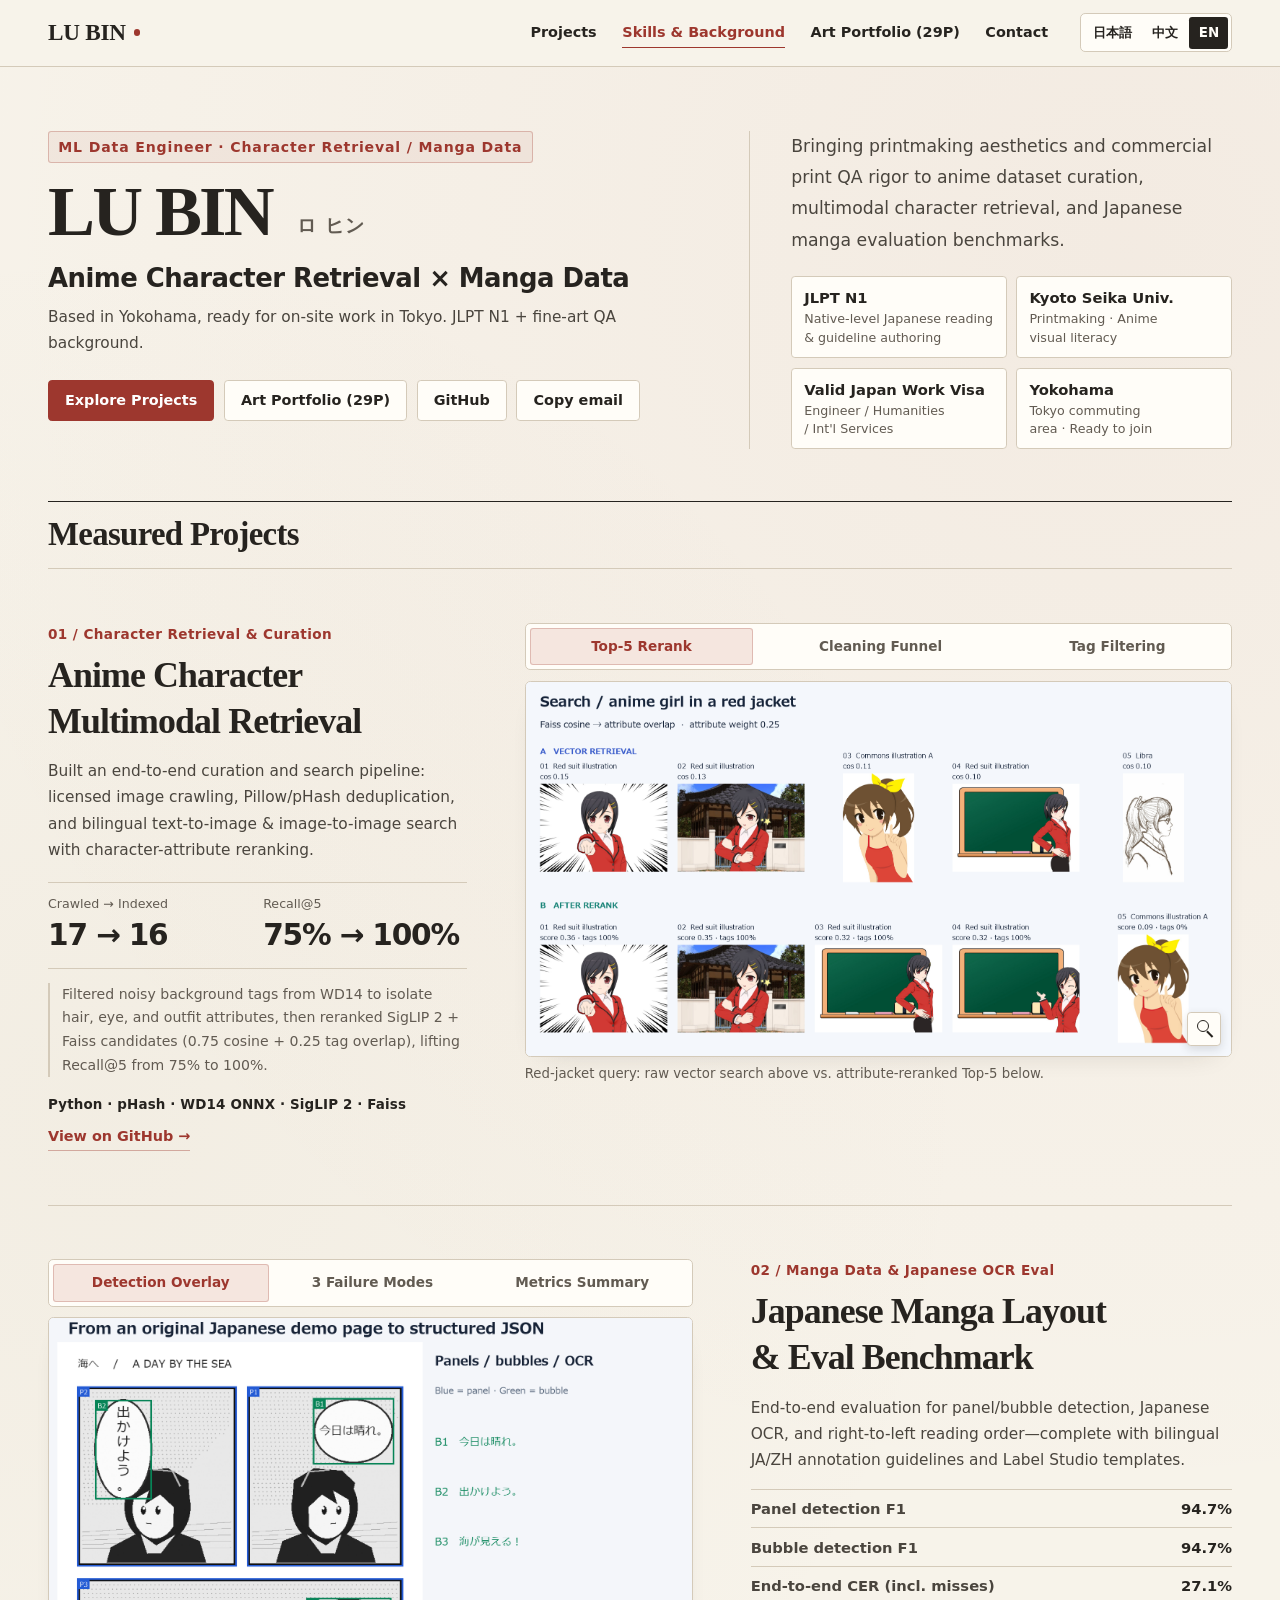
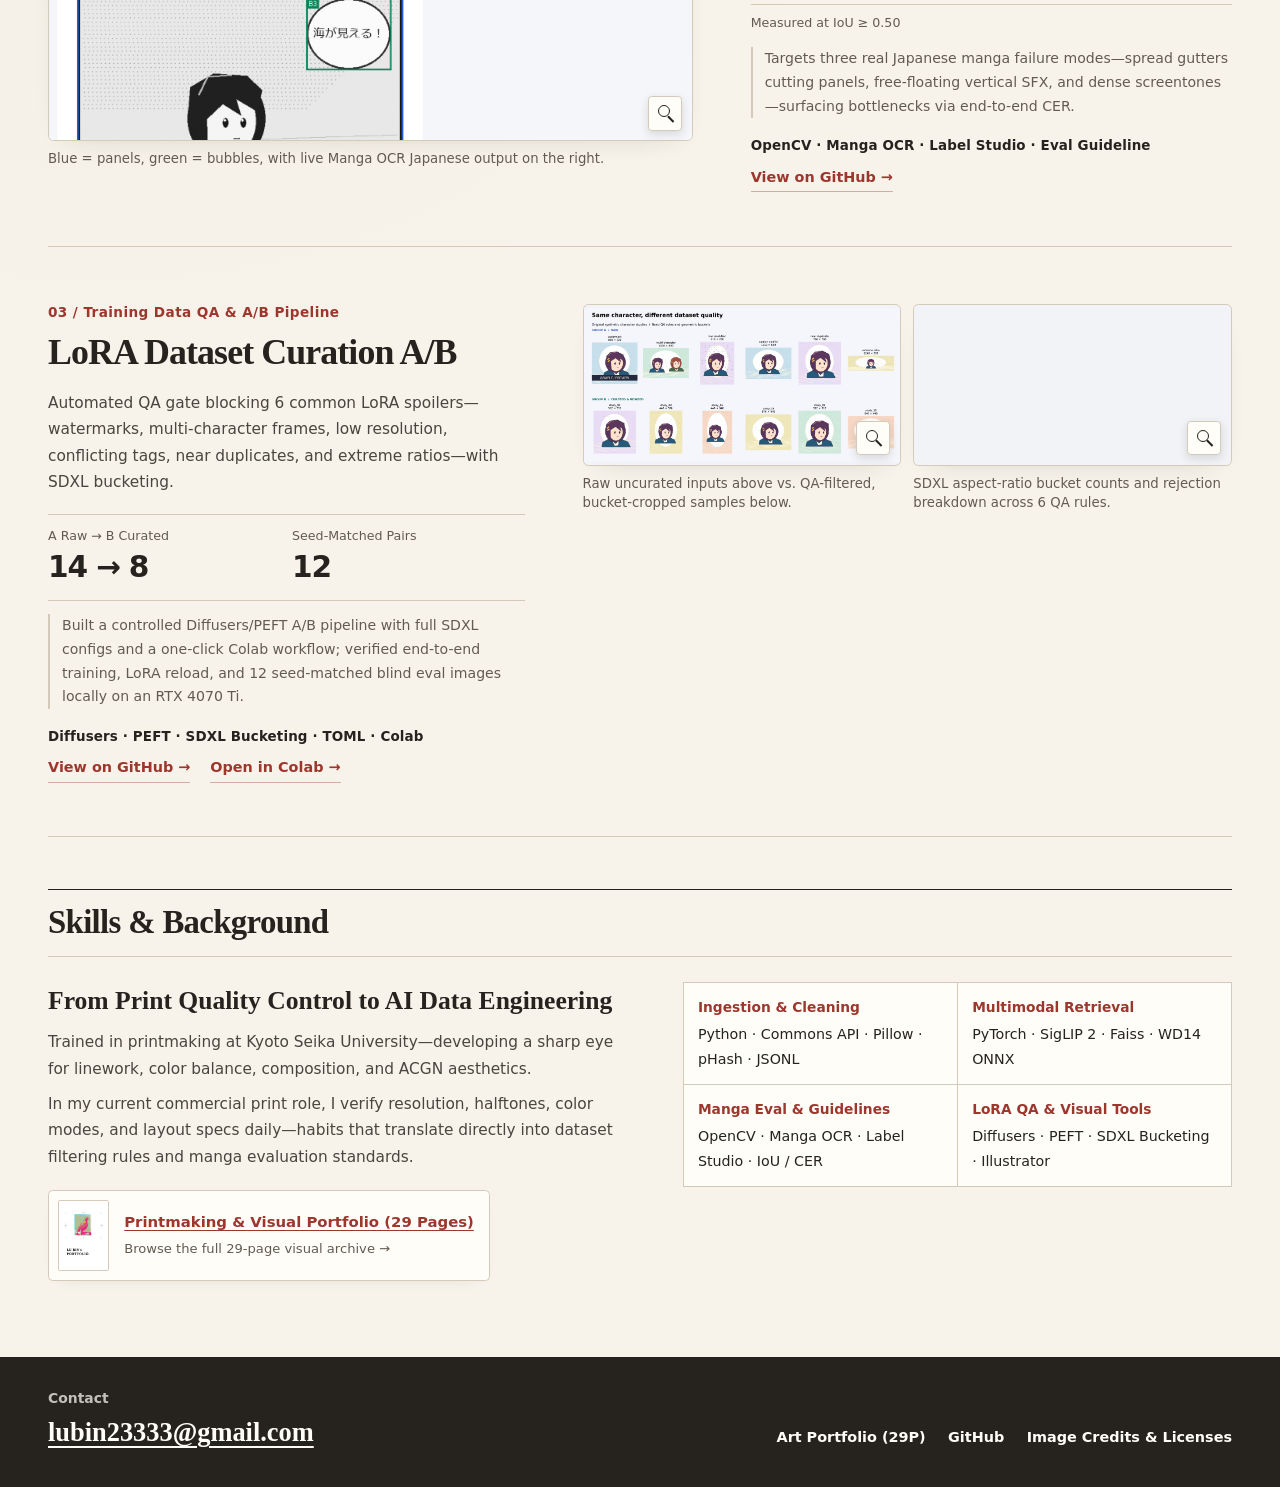
<file: index.html>
<!doctype html>
<html lang="ja">
<head>
  <meta charset="utf-8">
  <meta name="viewport" content="width=device-width, initial-scale=1">
  <meta name="description" content="LU BIN（ロ ヒン）のポートフォリオ。二次元キャラクター検索、日本語漫画データの OCR 評価基盤、LoRA 学習データの品質管理。">
  <meta name="theme-color" content="#f7f3ea">
  <link rel="canonical" href="https://lubin010319.github.io/">
  <link rel="icon" href="data:,">
  <link rel="stylesheet" href="styles.css">
  <title>LU BIN（ロ ヒン） | ML Data Engineer ポートフォリオ</title>
  <script src="site.js" defer></script>
</head>
<body>
  <a class="skip" href="#main" data-t="skip">本文へ移動</a>
  <header class="masthead" id="masthead">
    <div class="frame masthead-inner">
      <a class="wordmark" href="#top">LU BIN</a>
      <nav class="navigation" aria-label="メインナビゲーション" data-aria="mainNav">
        <a href="#projects" data-t="navProjects">プロジェクト</a>
        <a href="#skills" data-t="navSkills">スキル・経歴</a>
        <a href="art/" data-t="navArt">版画作品集 (29P)</a>
        <a href="#contact" data-t="navContact">連絡先</a>
      </nav>
      <div class="language" role="group" aria-label="表示言語" data-aria="language" hidden>
        <button type="button" lang="ja" data-lang="ja" aria-pressed="true">日本語</button>
        <button type="button" lang="zh-Hans" data-lang="zh" aria-pressed="false">中文</button>
        <button type="button" lang="en" data-lang="en" aria-label="English" aria-pressed="false">EN</button>
      </div>
    </div>
  </header>

  <main id="main" class="frame">
    <section id="top" class="hero">
      <div class="hero-main">
        <p class="specialty" data-t="specialty">ML Data Engineer · キャラクター検索 / 漫画データ</p>
        <h1>LU BIN <span lang="ja">ロ ヒン</span></h1>
        <p class="hero-focus" data-t="focus">キャラクター検索 × 日本語漫画データ</p>
        <p class="hero-near" data-t="available">横浜在住・東京出社可。二次元ドメイン知識とデータエンジニアリングの掛け合わせ。</p>
        <div class="actions">
          <a href="#projects" class="action action-primary" data-t="viewProjects">実測プロジェクトを見る</a>
          <a class="action" href="art/" data-t="viewArt">版画作品集 (29P)</a>
          <a class="action" href="https://github.com/lubin010319" target="_blank" rel="noopener">GitHub</a>
          <button type="button" class="action" data-copy data-t="copy" hidden>メールをコピー</button>
        </div>
        <div class="copy-feedback" data-copy-feedback aria-live="polite"></div>
      </div>
      <div class="hero-profile">
        <p data-t="intro">版画制作と商業印刷の品質管理で鍛えた視覚判断力を活かし、イラストの収集・重複排除から LoRA データ選別、漫画 OCR の評価基盤構築まで一貫して手がけています。</p>
        <ul class="facts">
          <li><strong>JLPT N1</strong><span data-t="japanese">日本語原文の読解・仕様策定</span></li>
          <li><strong data-t="kyoto">京都精華大学</strong><span data-t="printmaking">版画専攻 · 二次元造形感覚</span></li>
          <li><strong data-t="residence">就労ビザ保有</strong><span data-t="residenceType">技術・人文知識・国際業務</span></li>
          <li><strong data-t="yokohama">横浜在住</strong><span data-t="tokyo">東京勤務すぐ対応可</span></li>
        </ul>
      </div>
    </section>

    <section id="projects" class="projects" aria-labelledby="projects-title">
      <header class="section-head">
        <h2 id="projects-title" data-t="projects">実測プロジェクト</h2>
      </header>

      <article class="project project-featured" aria-labelledby="rag-title">
        <div class="project-info">
          <p class="project-category" data-t="ragCategory">01 / キャラクター検索・データクレンジング</p>
          <h3 id="rag-title" data-t="ragTitle">二次元キャラクターマルチモーダル検索</h3>
          <p class="project-copy" data-t="ragDescription">ライセンス確認済みのキャラクターイラストを自動収集し、破損・低解像度・近似重複を排除。日英テキスト検索と画像検索の両方に対応し、キャラクター属性の重なりで検索結果を再順位付けします。</p>
          <dl class="summary-metrics">
            <div><dt data-t="ragImages">収集 → 重複排除後</dt><dd data-result="ragImages">17 → 16</dd></div>
            <div><dt>Recall@5</dt><dd data-result="recall">75% → 100%</dd></div>
          </dl>
          <p class="project-note" data-t="ragBoundary">WD14 の背景・構図ノイズを除外して髪色・瞳色・衣装タグを抽出し、0.75 × SigLIP 2 + 0.25 × 属性一致率で再順位付け。該当4件を含む検索で Recall@5 を 75% → 100% に改善しました。</p>
          <p class="stack">Python · pHash · WD14 ONNX · SigLIP 2 · Faiss</p>
          <a class="text-link" href="https://github.com/lubin010319/anime-char-rag-pipeline" target="_blank" rel="noopener" data-t="repo">GitHub で実装を見る →</a>
        </div>
        <div class="gallery" data-gallery>
          <div class="gallery-tabs" role="tablist" data-aria="ragTabs" aria-label="画像検索の図版" hidden>
            <button type="button" role="tab" id="ragRerank-tab" aria-controls="ragRerank-panel" aria-selected="true" data-t="ragRerankTab">Top-5 比較</button>
            <button type="button" role="tab" id="ragClean-tab" aria-controls="ragClean-panel" aria-selected="false" data-t="ragCleanTab">クリーニング</button>
            <button type="button" role="tab" id="ragTags-tab" aria-controls="ragTags-panel" aria-selected="false" data-t="ragTagsTab">タグ分布</button>
          </div>

          <figure class="gallery-panel" id="ragRerank-panel" role="tabpanel" aria-labelledby="ragRerank-tab">
            <a class="figure-link figure-wide" href="assets/retrieval_rerank_demo.png" data-zoom
              data-aria="zoom" aria-label="画像を拡大" aria-describedby="ragRerankCaption">
              <img src="assets/retrieval_rerank_demo.png" fetchpriority="high" decoding="async" data-alt="ragRerankCaption" alt="赤いジャケットの検索例。上段がベクトル検索のみ、下段が属性再順位付け後。">
              <span class="zoom-symbol" aria-hidden="true"></span>
            </a>
            <figcaption id="ragRerankCaption" data-t="ragRerankCaption">赤いジャケットの検索例。上段がベクトル検索のみ、下段が属性再順位付け後。</figcaption>
          </figure>

          <figure class="gallery-panel" id="ragClean-panel" role="tabpanel" aria-labelledby="ragClean-tab">
            <a class="figure-link figure-wide" href="assets/dedup_pipeline_summary.png" data-zoom
              data-aria="zoom" aria-label="画像を拡大" aria-describedby="ragCleanCaption">
              <img src="assets/dedup_pipeline_summary.png" loading="lazy" decoding="async" data-alt="ragCleanCaption" alt="品質チェックの通過件数と、pHash による重複・低解像度の除外例。">
              <span class="zoom-symbol" aria-hidden="true"></span>
            </a>
            <figcaption id="ragCleanCaption" data-t="ragCleanCaption">品質チェックの通過件数と、pHash による重複・低解像度の除外例。</figcaption>
          </figure>

          <figure class="gallery-panel" id="ragTags-panel" role="tabpanel" aria-labelledby="ragTags-tab">
            <a class="figure-link figure-wide" href="assets/tag_distribution.png" data-zoom
              data-aria="zoom" aria-label="画像を拡大" aria-describedby="ragTagsCaption">
              <img src="assets/tag_distribution.png" loading="lazy" decoding="async" data-alt="ragTagsCaption" alt="WD14 の生タグと、キャラクター属性に絞った後の分布。">
              <span class="zoom-symbol" aria-hidden="true"></span>
            </a>
            <figcaption id="ragTagsCaption" data-t="ragTagsCaption">WD14 の生タグと、キャラクター属性に絞った後の分布。</figcaption>
          </figure>
        </div>
      </article>

      <article class="project project-manga" aria-labelledby="manga-title">
        <div class="project-info">
          <p class="project-category" data-t="mangaCategory">02 / 漫画データ・日本語 OCR 評価</p>
          <h3 id="manga-title" data-t="mangaTitle">日本語漫画レイアウト解析・Eval 基準</h3>
          <p class="project-copy" data-t="mangaDescription">日本語漫画におけるコマ検出、吹き出し抽出、セリフ認識、右から左への読み順を一貫評価するベンチマークを構築。実務の現場でそのまま使える日中対訳ガイドラインと Label Studio 設定を備えています。</p>
          <table class="metric-table">
            <caption data-t="mangaScope">IoU ≥ 0.50 評価ベンチマーク実測</caption>
            <tbody>
              <tr><th scope="row" data-t="panelF1">コマ検出 F1</th><td data-result="panel">94.7%</td></tr>
              <tr><th scope="row" data-t="bubbleF1">吹き出し検出 F1</th><td data-result="bubble">94.7%</td></tr>
              <tr><th scope="row" data-t="cer">端到端 CER（漏れペナルティ込み）</th><td data-result="cer">27.1%</td></tr>
            </tbody>
          </table>
          <p class="project-note" data-t="mangaBoundary">見開きの綴じ目による枠切れ、吹き出し外の縦書き擬音、高密度スクリーントーン上の文字崩れという実務課題を可視化し、単なる OCR 精度ではなく検出漏れ込みの端到端 CER でボトルネックを特定しました。</p>
          <p class="stack">OpenCV · Manga OCR · Label Studio · Eval Guideline</p>
          <a class="text-link" href="https://github.com/lubin010319/manga-eval-benchmark" target="_blank" rel="noopener" data-t="repo">GitHub で実装を見る →</a>
        </div>
        <div class="gallery" data-gallery>
          <div class="gallery-tabs" role="tablist" data-aria="mangaTabs" aria-label="漫画評価の図版" hidden>
            <button type="button" role="tab" id="mangaOverlay-tab" aria-controls="mangaOverlay-panel" aria-selected="true" data-t="mangaOverlayTab">検出結果</button>
            <button type="button" role="tab" id="mangaBad-tab" aria-controls="mangaBad-panel" aria-selected="false" data-t="mangaBadTab">三大失敗ケース</button>
            <button type="button" role="tab" id="mangaMetrics-tab" aria-controls="mangaMetrics-panel" aria-selected="false" data-t="mangaMetricsTab">評価指標</button>
          </div>

          <figure class="gallery-panel" id="mangaOverlay-panel" role="tabpanel" aria-labelledby="mangaOverlay-tab">
            <a class="figure-link figure-manga" href="assets/manga_detection_overlay.png" data-zoom
              data-aria="zoom" aria-label="画像を拡大" aria-describedby="mangaOverlayCaption">
              <img src="assets/manga_detection_overlay.png" loading="lazy" decoding="async" data-alt="mangaOverlayCaption" alt="青がコマ、緑が吹き出し。右側に実際の日本語 OCR 結果を表示。">
              <span class="zoom-symbol" aria-hidden="true"></span>
            </a>
            <figcaption id="mangaOverlayCaption" data-t="mangaOverlayCaption">青がコマ、緑が吹き出し。右側に実際の日本語 OCR 結果を表示。</figcaption>
          </figure>

          <figure class="gallery-panel" id="mangaBad-panel" role="tabpanel" aria-labelledby="mangaBad-tab">
            <a class="figure-link figure-manga" href="assets/bad_case_analysis.png" data-zoom
              data-aria="zoom" aria-label="画像を拡大" aria-describedby="mangaBadCaption">
              <img src="assets/bad_case_analysis.png" loading="lazy" decoding="async" data-alt="mangaBadCaption" alt="縦書きの擬音、見開きの綴じ目、スクリーントーンで起きた失敗。">
              <span class="zoom-symbol" aria-hidden="true"></span>
            </a>
            <figcaption id="mangaBadCaption" data-t="mangaBadCaption">縦書きの擬音、見開きの綴じ目、スクリーントーンで起きた失敗。</figcaption>
          </figure>

          <figure class="gallery-panel" id="mangaMetrics-panel" role="tabpanel" aria-labelledby="mangaMetrics-tab">
            <a class="figure-link figure-manga" href="assets/eval_metrics_chart.png" data-zoom
              data-aria="zoom" aria-label="画像を拡大" aria-describedby="mangaMetricsCaption">
              <img src="assets/eval_metrics_chart.png" loading="lazy" decoding="async" data-alt="mangaMetricsCaption" alt="検出 F1、文字誤り率、読み順の実測値。">
              <span class="zoom-symbol" aria-hidden="true"></span>
            </a>
            <figcaption id="mangaMetricsCaption" data-t="mangaMetricsCaption">検出 F1、文字誤り率、読み順の実測値。</figcaption>
          </figure>
        </div>
      </article>

      <article class="project project-lora" aria-labelledby="lora-title">
        <div class="project-info">
          <p class="project-category" data-t="loraCategory">03 / 学習データ QA・A/B 実験</p>
          <h3 id="lora-title" data-t="loraTitle">LoRA 学習データの品質管理 A/B</h3>
          <p class="project-copy" data-t="loraDescription">キャラ LoRA の品質低下を招く「透かし・複数人映り込み・低解像度・タグ矛盾・近似重複・極端な縦横比」の6項目を自動 QA で遮断。SDXL バケット整形とブラインド評価を同一条件で比較します。</p>
          <dl class="summary-metrics">
            <div><dt data-t="loraImages">A 元データ → B 精選</dt><dd data-result="loraImages">14 → 8</dd></div>
            <div><dt data-t="loraPairs">固定 Seed 比較図</dt><dd data-result="loraPairs">12</dd></div>
          </dl>
          <p class="project-note" data-t="loraBoundary">Diffusers / PEFT による同一設定の A/B 学習パイプラインと SDXL 用バケット設定・Colab 再現環境を整備。RTX 4070 Ti 上で tiny SDXL 学習〜LoRA 再読込〜12枚の固定 Seed ブラインド比較まで一連の検証を完了しています。</p>
          <p class="stack">Diffusers · PEFT · SDXL Bucketing · TOML · Colab</p>
          <div class="project-links">
            <a class="text-link" href="https://github.com/lubin010319/lora-data-curation-exp" target="_blank" rel="noopener" data-t="repo">GitHub で実装を見る →</a>
            <a class="text-link" href="https://colab.research.google.com/github/lubin010319/lora-data-curation-exp/blob/main/train_and_eval_colab.ipynb" target="_blank" rel="noopener" data-t="colab">Colab で開く →</a>
          </div>
        </div>
        <div class="gallery lora-gallery">
          <figure class="gallery-panel">
            <a class="figure-link figure-pair" href="assets/curation_before_after.png" data-zoom
              data-aria="zoom" aria-label="画像を拡大" aria-describedby="loraCompareCaption">
              <img src="assets/curation_before_after.png" loading="lazy" decoding="async" data-alt="loraCompareCaption" alt="上段は元データ、下段は選別と解像度調整を終えたサンプル。">
              <span class="zoom-symbol" aria-hidden="true"></span>
            </a>
            <figcaption id="loraCompareCaption" data-t="loraCompareCaption">上段は元データ、下段は選別と解像度調整を終えたサンプル。</figcaption>
          </figure>

          <figure class="gallery-panel">
            <a class="figure-link figure-pair" href="assets/aspect_bucketing_stats.png" data-zoom
              data-aria="zoom" aria-label="画像を拡大" aria-describedby="loraBucketsCaption">
              <img src="assets/aspect_bucketing_stats.png" loading="lazy" decoding="async" data-alt="loraBucketsCaption" alt="アスペクト比別の件数と除外理由。">
              <span class="zoom-symbol" aria-hidden="true"></span>
            </a>
            <figcaption id="loraBucketsCaption" data-t="loraBucketsCaption">アスペクト比別の件数と除外理由。</figcaption>
          </figure>
        </div>
      </article>
    </section>

    <section id="skills" class="skills" aria-labelledby="skills-title">
      <header class="section-head"><h2 id="skills-title" data-t="skills">スキル・バックグラウンド</h2></header>
      <div class="skills-layout">
        <div class="background">
          <h3 data-t="backgroundTitle">版画と印刷 QA の審美眼を、AI データ品質へ</h3>
          <p data-t="education">京都精華大学・版画専攻で構図、配色、線画表現、そして紙面へ精密に定着させる造形プロセスを学びました。</p>
          <p data-t="job">現在は広告印刷の現場で入稿データの検版・解像度・網点・カラーモードの品質管理を担当。そこで培った細部への厳しいチェック眼を、学習データのフィルタリング基準や漫画アノテーション仕様にそのまま落とし込んでいます。</p>
          <a class="art-link" href="art/">
            <img src="assets/portfolio-cover.webp" width="180" height="252" loading="lazy" alt="">
            <span>
              <strong data-t="artPortfolio">版画・ビジュアル作品集（全29ページ）</strong>
              <span data-t="artMeta">構図と色彩感覚のポートフォリオを見る →</span>
            </span>
          </a>
        </div>
        <dl class="skill-grid">
          <div><dt data-t="dataSkill">データ収集・クレンジング</dt><dd>Python · Commons API · Pillow · pHash · JSONL</dd></div>
          <div><dt data-t="searchSkill">マルチモーダル検索・再順位付け</dt><dd>PyTorch · SigLIP 2 · Faiss · WD14 ONNX</dd></div>
          <div><dt data-t="ocrSkill">漫画解析・アノテーション基準</dt><dd>OpenCV · Manga OCR · Label Studio · IoU / CER</dd></div>
          <div><dt data-t="trainingSkill">LoRA 検証・商業デザインツール</dt><dd>Diffusers · PEFT · SDXL Bucketing · Illustrator</dd></div>
        </dl>
      </div>
    </section>
  </main>

  <footer id="contact" class="site-footer">
    <div class="frame footer-inner">
      <div>
        <h2 data-t="contact">お問い合わせ</h2>
        <a class="email" id="email" href="mailto:lubin23333@gmail.com">lubin23333@gmail.com</a>
      </div>
      <div class="footer-links">
        <a href="art/" data-t="navArt">版画作品集 (29P)</a>
        <a href="https://github.com/lubin010319" target="_blank" rel="noopener">GitHub</a>
        <a href="assets/ATTRIBUTION.md" data-t="credits">図版の出典・ライセンス</a>
      </div>
    </div>
  </footer>

  <dialog id="lightbox" aria-labelledby="lightbox-title">
    <div class="lightbox-bar">
      <span id="lightbox-title" data-t="preview">画像プレビュー</span>
      <button type="button" data-close data-aria="close" aria-label="閉じる" autofocus>×</button>
    </div>
    <img id="lightbox-image" alt="">
    <p id="lightbox-caption"></p>
  </dialog>
</body>
</html>
</file>
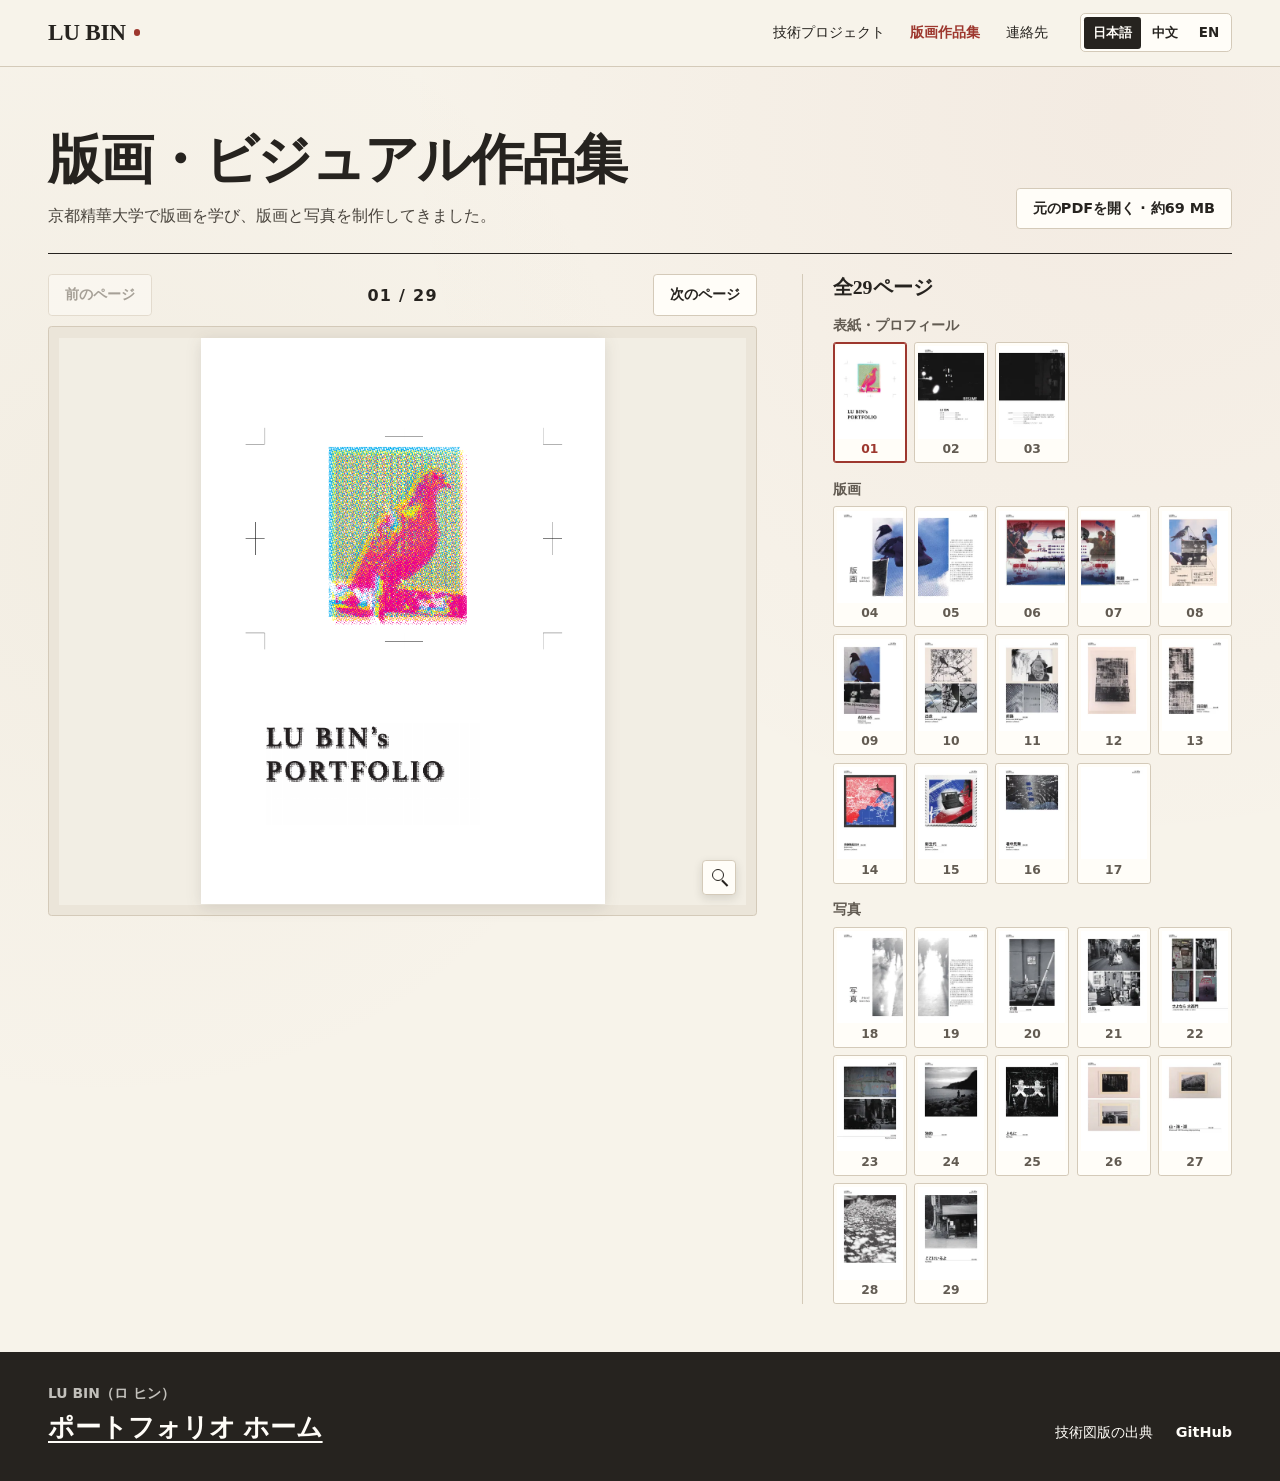
<file: art/index.html>
<!doctype html>
<html lang="ja">
<head>
  <meta charset="utf-8">
  <meta name="viewport" content="width=device-width, initial-scale=1">
  <meta name="description" content="LU BINの版画・ビジュアル作品集。全29ページをウェブで閲覧できます。">
  <meta name="theme-color" content="#f7f3ea">
  <link rel="canonical" href="https://lubin010319.github.io/art/">
  <link rel="icon" href="data:,">
  <link rel="stylesheet" href="../styles.css">
  <link rel="stylesheet" href="reader.css">
  <title>版画・ビジュアル作品集 | LU BIN</title>
  <script src="reader.js" defer></script>
</head>
<body>
  <a class="skip" href="#reader" data-t="skip">本文へ移動</a>
  <header class="masthead">
    <div class="frame masthead-inner">
      <a class="wordmark" href="../">LU BIN</a>
      <nav class="navigation" aria-label="メインナビゲーション" data-aria="navigation">
        <a href="../#projects" data-t="projects">技術プロジェクト</a>
        <a href="./" aria-current="page" data-t="art">版画作品集</a>
        <a href="../#contact" data-t="contact">連絡先</a>
      </nav>
      <div class="language" role="group" aria-label="表示言語" data-aria="language" hidden>
        <button type="button" lang="ja" data-lang="ja" aria-pressed="true">日本語</button>
        <button type="button" lang="zh-Hans" data-lang="zh" aria-pressed="false">中文</button>
        <button type="button" lang="en" data-lang="en" aria-label="English" aria-pressed="false">EN</button>
      </div>
    </div>
  </header>

  <main class="frame">
    <section class="art-intro" aria-labelledby="art-title">
      <div>
        <h1 id="art-title" data-t="heading">版画・ビジュアル作品集</h1>
        <p data-t="intro">京都精華大学で版画を学び、版画と写真を制作してきました。</p>
      </div>
      <a href="../assets/lu-bin-art-portfolio.pdf" class="action pdf-button" target="_blank" rel="noopener" data-t="pdf">元のPDFを開く · 約69 MB</a>
    </section>

    <section id="reader" class="art-reader" aria-label="作品集リーダー" data-aria="reader">
      <div class="reading-column">
        <div class="reader-toolbar" data-controls hidden>
          <button type="button" class="action" id="previous" data-t="previous" disabled>前のページ</button>
          <output id="page-counter" aria-live="polite">01 / 29</output>
          <button type="button" class="action" id="next" data-t="next">次のページ</button>
        </div>
        <figure class="reader-frame">
          <a id="page-view" href="pages/page-01.webp" aria-label="ページを拡大" data-aria="zoom">
            <img id="current-page" src="pages/page-01.webp" width="1105" height="1550" decoding="async" fetchpriority="high" alt="作品集の1ページ目">
            <span class="zoom-symbol" aria-hidden="true"></span>
          </a>
        </figure>
      </div>
      <aside class="page-index" aria-labelledby="index-title">
        <h2 id="index-title" data-t="index">全29ページ</h2>
        <section class="page-index-group" aria-labelledby="group-front">
          <h3 id="group-front" data-t="front">表紙・プロフィール</h3>
          <div class="page-grid">
            <a href="pages/page-01.webp" data-page="1" aria-label="1ページ目" aria-current="page">
            <img src="thumbs/page-01.webp" width="168" height="236" loading="lazy" decoding="async" alt="">
            <span aria-hidden="true">01</span>
          </a>
            <a href="pages/page-02.webp" data-page="2" aria-label="2ページ目">
            <img src="thumbs/page-02.webp" width="168" height="236" loading="lazy" decoding="async" alt="">
            <span aria-hidden="true">02</span>
          </a>
            <a href="pages/page-03.webp" data-page="3" aria-label="3ページ目">
            <img src="thumbs/page-03.webp" width="168" height="236" loading="lazy" decoding="async" alt="">
            <span aria-hidden="true">03</span>
          </a>
          </div>
        </section>
        <section class="page-index-group" aria-labelledby="group-prints">
          <h3 id="group-prints" data-t="prints">版画</h3>
          <div class="page-grid">
            <a href="pages/page-04.webp" data-page="4" aria-label="4ページ目">
            <img src="thumbs/page-04.webp" width="168" height="236" loading="lazy" decoding="async" alt="">
            <span aria-hidden="true">04</span>
          </a>
            <a href="pages/page-05.webp" data-page="5" aria-label="5ページ目">
            <img src="thumbs/page-05.webp" width="168" height="236" loading="lazy" decoding="async" alt="">
            <span aria-hidden="true">05</span>
          </a>
            <a href="pages/page-06.webp" data-page="6" aria-label="6ページ目">
            <img src="thumbs/page-06.webp" width="168" height="236" loading="lazy" decoding="async" alt="">
            <span aria-hidden="true">06</span>
          </a>
            <a href="pages/page-07.webp" data-page="7" aria-label="7ページ目">
            <img src="thumbs/page-07.webp" width="168" height="236" loading="lazy" decoding="async" alt="">
            <span aria-hidden="true">07</span>
          </a>
            <a href="pages/page-08.webp" data-page="8" aria-label="8ページ目">
            <img src="thumbs/page-08.webp" width="168" height="236" loading="lazy" decoding="async" alt="">
            <span aria-hidden="true">08</span>
          </a>
            <a href="pages/page-09.webp" data-page="9" aria-label="9ページ目">
            <img src="thumbs/page-09.webp" width="168" height="236" loading="lazy" decoding="async" alt="">
            <span aria-hidden="true">09</span>
          </a>
            <a href="pages/page-10.webp" data-page="10" aria-label="10ページ目">
            <img src="thumbs/page-10.webp" width="168" height="236" loading="lazy" decoding="async" alt="">
            <span aria-hidden="true">10</span>
          </a>
            <a href="pages/page-11.webp" data-page="11" aria-label="11ページ目">
            <img src="thumbs/page-11.webp" width="168" height="236" loading="lazy" decoding="async" alt="">
            <span aria-hidden="true">11</span>
          </a>
            <a href="pages/page-12.webp" data-page="12" aria-label="12ページ目">
            <img src="thumbs/page-12.webp" width="168" height="236" loading="lazy" decoding="async" alt="">
            <span aria-hidden="true">12</span>
          </a>
            <a href="pages/page-13.webp" data-page="13" aria-label="13ページ目">
            <img src="thumbs/page-13.webp" width="168" height="236" loading="lazy" decoding="async" alt="">
            <span aria-hidden="true">13</span>
          </a>
            <a href="pages/page-14.webp" data-page="14" aria-label="14ページ目">
            <img src="thumbs/page-14.webp" width="168" height="236" loading="lazy" decoding="async" alt="">
            <span aria-hidden="true">14</span>
          </a>
            <a href="pages/page-15.webp" data-page="15" aria-label="15ページ目">
            <img src="thumbs/page-15.webp" width="168" height="236" loading="lazy" decoding="async" alt="">
            <span aria-hidden="true">15</span>
          </a>
            <a href="pages/page-16.webp" data-page="16" aria-label="16ページ目">
            <img src="thumbs/page-16.webp" width="168" height="236" loading="lazy" decoding="async" alt="">
            <span aria-hidden="true">16</span>
          </a>
            <a href="pages/page-17.webp" data-page="17" aria-label="17ページ目">
            <img src="thumbs/page-17.webp" width="168" height="236" loading="lazy" decoding="async" alt="">
            <span aria-hidden="true">17</span>
          </a>
          </div>
        </section>
        <section class="page-index-group" aria-labelledby="group-photos">
          <h3 id="group-photos" data-t="photos">写真</h3>
          <div class="page-grid">
            <a href="pages/page-18.webp" data-page="18" aria-label="18ページ目">
            <img src="thumbs/page-18.webp" width="168" height="236" loading="lazy" decoding="async" alt="">
            <span aria-hidden="true">18</span>
          </a>
            <a href="pages/page-19.webp" data-page="19" aria-label="19ページ目">
            <img src="thumbs/page-19.webp" width="168" height="236" loading="lazy" decoding="async" alt="">
            <span aria-hidden="true">19</span>
          </a>
            <a href="pages/page-20.webp" data-page="20" aria-label="20ページ目">
            <img src="thumbs/page-20.webp" width="168" height="236" loading="lazy" decoding="async" alt="">
            <span aria-hidden="true">20</span>
          </a>
            <a href="pages/page-21.webp" data-page="21" aria-label="21ページ目">
            <img src="thumbs/page-21.webp" width="168" height="236" loading="lazy" decoding="async" alt="">
            <span aria-hidden="true">21</span>
          </a>
            <a href="pages/page-22.webp" data-page="22" aria-label="22ページ目">
            <img src="thumbs/page-22.webp" width="168" height="236" loading="lazy" decoding="async" alt="">
            <span aria-hidden="true">22</span>
          </a>
            <a href="pages/page-23.webp" data-page="23" aria-label="23ページ目">
            <img src="thumbs/page-23.webp" width="168" height="236" loading="lazy" decoding="async" alt="">
            <span aria-hidden="true">23</span>
          </a>
            <a href="pages/page-24.webp" data-page="24" aria-label="24ページ目">
            <img src="thumbs/page-24.webp" width="168" height="236" loading="lazy" decoding="async" alt="">
            <span aria-hidden="true">24</span>
          </a>
            <a href="pages/page-25.webp" data-page="25" aria-label="25ページ目">
            <img src="thumbs/page-25.webp" width="168" height="236" loading="lazy" decoding="async" alt="">
            <span aria-hidden="true">25</span>
          </a>
            <a href="pages/page-26.webp" data-page="26" aria-label="26ページ目">
            <img src="thumbs/page-26.webp" width="168" height="236" loading="lazy" decoding="async" alt="">
            <span aria-hidden="true">26</span>
          </a>
            <a href="pages/page-27.webp" data-page="27" aria-label="27ページ目">
            <img src="thumbs/page-27.webp" width="168" height="236" loading="lazy" decoding="async" alt="">
            <span aria-hidden="true">27</span>
          </a>
            <a href="pages/page-28.webp" data-page="28" aria-label="28ページ目">
            <img src="thumbs/page-28.webp" width="168" height="236" loading="lazy" decoding="async" alt="">
            <span aria-hidden="true">28</span>
          </a>
            <a href="pages/page-29.webp" data-page="29" aria-label="29ページ目">
            <img src="thumbs/page-29.webp" width="168" height="236" loading="lazy" decoding="async" alt="">
            <span aria-hidden="true">29</span>
          </a>
          </div>
        </section>
      </aside>
    </section>
  </main>

  <footer class="site-footer">
    <div class="frame footer-inner">
      <div><h2 data-t="footerName">LU BIN（ロ ヒン）</h2><a class="email" href="../" data-t="home">ポートフォリオ ホーム</a></div>
      <div class="footer-links"><a href="../assets/ATTRIBUTION.md" data-t="credits">技術図版の出典</a><a href="https://github.com/lubin010319">GitHub</a></div>
    </div>
  </footer>

  <dialog id="lightbox" class="art-lightbox" aria-labelledby="lightbox-title">
    <div class="lightbox-bar">
      <span id="lightbox-title">01 / 29</span>
      <button type="button" data-close data-aria="close" aria-label="閉じる" autofocus>×</button>
    </div>
    <img id="lightbox-image" alt="">
  </dialog>
</body>
</html>
</file>
<file: styles.css>
:root {
  color-scheme: light;
  --paper: #f7f3ea;
  --paper-glass: rgba(247, 243, 234, 0.88);
  --card: #fffdf8;
  --ink: #26231f;
  --secondary: #4a453e;
  --muted: #625b52;
  --line: #d4cab9;
  --accent: #9d372e;
  --accent-deep: #7a261f;
  --accent-pale: #f5e6df;
  --image-bg: #f1f3f7;
  --ease-out: cubic-bezier(0.22, 1, 0.36, 1);
  --sans: "Hiragino Sans", "Yu Gothic", "YuGothic", "Meiryo", system-ui, sans-serif;
  --serif: Georgia, "Hiragino Mincho ProN", "Yu Mincho", "YuMincho", "Noto Serif CJK JP", serif;
}

*, *::before, *::after { box-sizing: border-box; }
[hidden] { display: none !important; }
html { scroll-behavior: smooth; }
body {
  margin: 0;
  background:
    radial-gradient(circle at 88% 8%, rgba(157, 55, 46, 0.045), transparent 42%),
    radial-gradient(circle at 8% 36%, rgba(168, 145, 110, 0.06), transparent 38%),
    var(--paper);
  color: var(--ink);
  font-family: var(--sans);
  font-size: 1rem;
  line-height: 1.72;
  -webkit-font-smoothing: antialiased;
}
html[lang="zh-Hans"] {
  --sans: "PingFang SC", "Microsoft YaHei", system-ui, sans-serif;
  --serif: Georgia, "Songti SC", "SimSun", serif;
}
a { color: inherit; }
button { color: inherit; font: inherit; }
button:enabled { cursor: pointer; }
img { display: block; width: 100%; height: auto; }
h1, h2, h3, p, dl, dd, figure { margin: 0; }
:focus-visible { outline: 3px solid var(--accent); outline-offset: 4px; }
section[id], footer[id] { scroll-margin-top: 5.5rem; }
.frame { width: min(100% - 5.5rem, 74rem); margin-inline: auto; }

.skip {
  position: fixed;
  inset: .5rem auto auto .5rem;
  z-index: 10;
  transform: translateY(-160%);
  padding: .45rem 1rem;
  background: var(--ink);
  color: white;
}
.skip:focus { transform: translateY(0); }

/* Sticky frosted masthead */
.masthead {
  position: sticky;
  z-index: 5;
  top: 0;
  background: var(--paper);
  border-bottom: 1px solid var(--line);
  transition: background-color .3s var(--ease-out), box-shadow .3s var(--ease-out), border-color .3s var(--ease-out);
}
.masthead.scrolled {
  background: var(--paper-glass);
  backdrop-filter: blur(12px);
  -webkit-backdrop-filter: blur(12px);
  box-shadow: 0 8px 26px -18px rgba(38, 35, 31, 0.22);
}
.masthead-inner { display: flex; align-items: center; min-height: 4.1rem; gap: 2rem; }
.wordmark {
  display: inline-flex;
  align-items: center;
  gap: .48rem;
  margin-right: auto;
  font: bold 1.45rem/1 var(--serif);
  letter-spacing: -.01em;
  text-decoration: none;
  white-space: nowrap;
  transition: opacity .22s var(--ease-out);
}
.wordmark:hover { opacity: .78; }
.wordmark::after {
  content: "";
  width: .42rem;
  height: .42rem;
  background: var(--accent);
  border-radius: 50%;
  transition: transform .3s var(--ease-out);
}
.wordmark:hover::after { transform: scale(1.3); }

.navigation { display: flex; flex-wrap: wrap; align-items: center; gap: 1.6rem; }
.navigation a, .footer-links a {
  position: relative;
  font-size: .9rem;
  font-weight: 550;
  text-decoration: none;
  padding-block: .2rem;
  transition: color .22s var(--ease-out);
}
.navigation a::after {
  content: "";
  position: absolute;
  left: 0;
  right: 0;
  bottom: 0;
  height: 1.5px;
  background: var(--accent);
  transform: scaleX(0);
  transform-origin: left;
  transition: transform .28s var(--ease-out);
}
.navigation a:hover,
.navigation a.is-active { color: var(--accent); }
.navigation a:hover::after,
.navigation a.is-active::after { transform: scaleX(1); }
.footer-links a:hover { text-decoration: underline; text-underline-offset: .25em; }

.language {
  display: flex;
  gap: .12rem;
  border: 1px solid var(--line);
  background: var(--card);
  padding: .16rem;
  border-radius: .32rem;
}
.language button {
  background: transparent;
  border: 0;
  border-radius: .2rem;
  font-size: .84rem;
  font-weight: 600;
  min-height: 2rem;
  padding: .15rem .58rem;
  white-space: nowrap;
  transition: background-color .22s var(--ease-out), color .22s var(--ease-out);
}
.language button[aria-pressed="true"] { background: var(--ink); color: var(--card); }
.language button:not([aria-pressed="true"]):hover { background: var(--accent-pale); color: var(--accent); }

/* Hero */
@keyframes heroRise {
  from { opacity: 0; transform: translateY(14px); }
  to { opacity: 1; transform: translateY(0); }
}

.hero {
  display: grid;
  grid-template-columns: minmax(0, 1.15fr) minmax(0, .88fr);
  align-items: center;
  gap: clamp(2rem, 5.5vw, 5rem);
  padding-block: clamp(2.8rem, 5vw, 4.4rem) clamp(2.4rem, 4vw, 3.6rem);
}
.hero-main > * {
  animation: heroRise .68s var(--ease-out) both;
}
.hero-main > :nth-child(1) { animation-delay: .04s; }
.hero-main > :nth-child(2) { animation-delay: .11s; }
.hero-main > :nth-child(3) { animation-delay: .18s; }
.hero-main > :nth-child(4) { animation-delay: .24s; }
.hero-main > :nth-child(5) { animation-delay: .3s; }
.hero-profile {
  animation: heroRise .72s var(--ease-out) .2s both;
  min-width: 0;
  border-left: 1px solid var(--line);
  padding-left: clamp(1.4rem, 3.2vw, 3rem);
}

.specialty {
  display: inline-block;
  color: var(--accent);
  font-size: .88rem;
  font-weight: 760;
  letter-spacing: .06em;
  padding: .18rem .58rem;
  border: 1px solid rgba(157, 55, 46, 0.28);
  border-radius: .2rem;
  background: rgba(157, 55, 46, 0.06);
}
.hero h1 {
  font: bold clamp(3rem, 5.5vw, 4.95rem)/1.02 var(--serif);
  letter-spacing: -.04em;
  margin-block: .85rem .75rem;
}
.hero h1 span {
  display: inline-block;
  letter-spacing: .06em;
  font: 650 clamp(.98rem, 1.45vw, 1.3rem)/1.4 var(--sans);
  color: var(--muted);
  margin-left: .65rem;
  vertical-align: .18em;
  white-space: nowrap;
}
.hero-focus {
  font-size: clamp(1.2rem, 2.15vw, 1.62rem);
  line-height: 1.45;
  font-weight: 760;
  letter-spacing: -.02em;
}
.hero-near { margin-top: .4rem; color: var(--secondary); font-size: .96rem; }

.actions { display: flex; flex-wrap: wrap; gap: .6rem; margin-top: 1.45rem; }
.action {
  display: inline-flex;
  align-items: center;
  padding: .62rem 1rem;
  border: 1px solid var(--line);
  border-radius: .24rem;
  background: var(--card);
  color: var(--ink);
  text-decoration: none;
  font-size: .9rem;
  font-weight: 660;
  line-height: 1.35;
  transition: transform .24s var(--ease-out), background-color .24s var(--ease-out), border-color .24s var(--ease-out), box-shadow .24s var(--ease-out);
}
.action:hover {
  transform: translateY(-2px);
  border-color: var(--muted);
  box-shadow: 0 6px 16px -10px rgba(38, 35, 31, 0.28);
}
.action:active { transform: translateY(0); }
.action-primary {
  background: var(--accent);
  border-color: var(--accent);
  color: white;
}
.action-primary:hover {
  background: var(--accent-deep);
  border-color: var(--accent-deep);
  box-shadow: 0 8px 20px -10px rgba(157, 55, 46, 0.55);
}
.copy-feedback { min-height: 1.35rem; margin-top: .4rem; color: var(--accent); font-size: .83rem; font-weight: 600; }

.hero-profile > p { max-width: 31rem; font-size: clamp(.98rem, 1.45vw, 1.08rem); line-height: 1.82; color: var(--secondary); }
.facts { display: grid; grid-template-columns: repeat(2, minmax(0, 1fr)); list-style: none; padding: 0; margin: 1.25rem 0 0; gap: .6rem; }
.facts li {
  padding: .62rem .75rem;
  border: 1px solid var(--line);
  border-radius: .24rem;
  background: var(--card);
  line-height: 1.45;
  transition: transform .25s var(--ease-out), border-color .25s var(--ease-out), box-shadow .25s var(--ease-out);
}
.facts li:hover {
  transform: translateY(-2px);
  border-color: rgba(157, 55, 46, 0.4);
  box-shadow: 0 8px 18px -14px rgba(38, 35, 31, 0.25);
}
.facts strong, .facts span { display: block; }
.facts strong { margin-bottom: .12rem; font-weight: 760; font-size: .92rem; color: var(--ink); }
.facts span { color: var(--muted); font-size: .79rem; text-wrap: balance; }

/* Sections & Scroll Reveal */
.reveal {
  opacity: 0;
  transform: translateY(22px);
  transition: opacity .65s var(--ease-out), transform .65s var(--ease-out);
}
.reveal.is-visible {
  opacity: 1;
  transform: translateY(0);
}

.section-head { border-top: 1.5px solid var(--ink); border-bottom: 1px solid var(--line); padding-block: .68rem .62rem; }
.section-head h2 { font: bold clamp(1.35rem, 2.6vw, 2.05rem)/1.4 var(--serif); letter-spacing: -.02em; }

.project { display: grid; gap: clamp(1.75rem, 4.5vw, 3.8rem); padding-block: clamp(2.2rem, 4.2vw, 3.65rem); border-bottom: 1px solid var(--line); }
.project-featured { grid-template-columns: minmax(0, .96fr) minmax(0, 1.62fr); }
.project-manga { grid-template-columns: minmax(0, 1.34fr) minmax(0, 1fr); }
.project-manga .project-info { grid-column: 2; }
.project-manga .gallery { grid-column: 1; grid-row: 1; }
.project-lora { grid-template-columns: minmax(0, .94fr) minmax(0, 1.28fr); align-items: start; }

.project-category { color: var(--accent); font-weight: 760; font-size: .85rem; letter-spacing: .03em; margin-bottom: .4rem; }
.project h3 { font: bold clamp(1.55rem, 2.8vw, 2.3rem)/1.28 var(--serif); letter-spacing: -.025em; overflow-wrap: anywhere; text-wrap: balance; }
.project-copy { margin-top: .85rem; color: var(--secondary); font-size: .96rem; }
.project-note { margin-top: .85rem; font-size: .88rem; color: var(--muted); line-height: 1.68; padding-left: .75rem; border-left: 2px solid var(--line); }

.summary-metrics {
  display: grid;
  grid-template-columns: 1fr 1fr;
  gap: .7rem;
  margin-top: 1.15rem;
  border-top: 1px solid var(--line);
  border-bottom: 1px solid var(--line);
  padding-block: .65rem .72rem;
}
.summary-metrics dt { color: var(--muted); font-size: .79rem; }
.summary-metrics dd { font: bold clamp(1.3rem, 2.4vw, 1.85rem)/1.4 var(--sans); font-variant-numeric: tabular-nums; letter-spacing: -.04em; color: var(--ink); }

.stack { margin-top: 1rem; color: var(--ink); font-size: .84rem; font-weight: 660; letter-spacing: .01em; }
.text-link {
  display: inline-flex;
  align-items: center;
  font-size: .9rem;
  color: var(--accent);
  font-weight: 740;
  text-decoration: none;
  border-bottom: 1px solid rgba(157, 55, 46, 0.38);
  padding-bottom: .1rem;
  margin-top: .45rem;
  transition: transform .22s var(--ease-out), border-color .22s var(--ease-out);
}
.text-link:hover { transform: translateX(3px); border-color: var(--accent); }
.project-links { display: flex; flex-wrap: wrap; gap: .3rem 1.25rem; }

.metric-table { border-collapse: collapse; width: 100%; margin-top: .95rem; font-size: .92rem; }
.metric-table caption { caption-side: bottom; text-align: left; padding-top: .42rem; color: var(--muted); font-size: .79rem; }
.metric-table tr { border-bottom: 1px solid var(--line); }
.metric-table tr:first-child { border-top: 1px solid var(--line); }
.metric-table th, .metric-table td { padding: .38rem 0; }
.metric-table th { text-align: left; font-weight: 580; color: var(--secondary); }
.metric-table td { text-align: right; font-weight: 780; padding-left: .85rem; font-variant-numeric: tabular-nums; }

/* Gallery & Tabs */
@keyframes panelFade {
  from { opacity: 0; transform: translateY(6px); }
  to { opacity: 1; transform: translateY(0); }
}

.gallery { min-width: 0; }
.gallery-tabs {
  display: flex;
  flex-wrap: wrap;
  gap: .25rem;
  padding: .24rem;
  background: var(--card);
  border: 1px solid var(--line);
  border-radius: .32rem;
  margin-bottom: .65rem;
}
.gallery-tabs button {
  flex: 1 1 auto;
  padding: .36rem .56rem;
  min-height: 2.35rem;
  border: 1px solid transparent;
  border-radius: .2rem;
  background: transparent;
  color: var(--muted);
  font-size: .85rem;
  font-weight: 650;
  line-height: 1.3;
  transition: background-color .22s var(--ease-out), color .22s var(--ease-out), border-color .22s var(--ease-out), box-shadow .22s var(--ease-out);
}
.gallery-tabs button:hover { background: var(--paper); color: var(--ink); }
.gallery-tabs button[aria-selected="true"] {
  background: var(--accent-pale);
  color: var(--accent);
  border-color: rgba(157, 55, 46, 0.25);
}
.gallery-panel + .gallery-panel { margin-top: .8rem; }
[data-gallery].enhanced .gallery-panel { margin-top: 0; }
[data-gallery].enhanced .gallery-panel:not([hidden]) {
  animation: panelFade .32s var(--ease-out) both;
}

.figure-link {
  display: grid;
  place-items: center;
  position: relative;
  background: var(--image-bg);
  border: 1px solid var(--line);
  border-radius: .34rem;
  overflow: hidden;
  text-decoration: none;
  cursor: zoom-in;
  box-shadow: 0 10px 28px -20px rgba(38, 35, 31, 0.24);
  transition: transform .32s var(--ease-out), border-color .32s var(--ease-out), box-shadow .32s var(--ease-out);
}
.figure-wide { aspect-ratio: 1.88; }
.figure-manga { aspect-ratio: 1.52; }
.figure-pair { aspect-ratio: 1.96; }
.figure-link img {
  width: 100%;
  height: 100%;
  object-fit: contain;
  transition: transform .48s var(--ease-out);
}
.figure-link:hover {
  border-color: var(--accent);
  transform: translateY(-2px);
  box-shadow: 0 16px 34px -18px rgba(38, 35, 31, 0.32);
}
.figure-link:hover img { transform: scale(1.016); }

.zoom-symbol {
  position: absolute;
  right: .62rem;
  bottom: .62rem;
  width: 2.15rem;
  height: 2.15rem;
  background: var(--card);
  border: 1px solid var(--line);
  border-radius: .24rem;
  box-shadow: 0 .2rem .6rem rgba(38, 35, 31, 0.14);
  transition: transform .25s var(--ease-out), background-color .25s var(--ease-out), border-color .25s var(--ease-out);
}
.figure-link:hover .zoom-symbol {
  transform: scale(1.06);
  background: var(--accent-pale);
  border-color: var(--accent);
}
.zoom-symbol::before { content: ""; position: absolute; width: .75rem; height: .75rem; border: 1.5px solid var(--ink); border-radius: 50%; left: .57rem; top: .49rem; }
.zoom-symbol::after { content: ""; position: absolute; width: .47rem; height: 1.5px; background: var(--ink); transform: rotate(45deg); left: 1.13rem; top: 1.28rem; }
figcaption { font-size: .83rem; color: var(--muted); margin-top: .45rem; line-height: 1.5; }
.lora-gallery { display: grid; grid-template-columns: repeat(2, minmax(0, 1fr)); gap: .75rem; padding-top: .2rem; }
.lora-gallery .gallery-panel { margin: 0; }

/* Skills & Background */
.skills { margin-block: clamp(2.2rem, 4vw, 3.6rem) clamp(3.2rem, 6vw, 5.2rem); }
.skills-layout { display: grid; grid-template-columns: minmax(0, 1.05fr) minmax(0, 1fr); gap: clamp(1.6rem, 4.5vw, 4rem); padding-top: 1.55rem; }
.background h3 { font: bold clamp(1.22rem, 2.05vw, 1.6rem)/1.5 var(--serif); }
.background p { margin-top: .55rem; color: var(--secondary); font-size: .96rem; }

.skill-grid { display: grid; grid-template-columns: repeat(2, minmax(0, 1fr)); align-self: start; border-top: 1px solid var(--line); border-left: 1px solid var(--line); }
.skill-grid > div {
  padding: .8rem .9rem;
  border-bottom: 1px solid var(--line);
  border-right: 1px solid var(--line);
  background: var(--card);
  transition: background-color .25s var(--ease-out);
}
.skill-grid > div:hover { background: #fffbf2; }
.skill-grid dt { color: var(--accent); font-size: .86rem; font-weight: 760; margin-bottom: .18rem; }
.skill-grid dd { font-size: .89rem; overflow-wrap: anywhere; color: var(--ink); }

.art-link {
  display: inline-flex;
  gap: .95rem;
  align-items: center;
  margin-top: 1.25rem;
  max-width: 100%;
  padding: .55rem .95rem .55rem .55rem;
  border: 1px solid var(--line);
  background: var(--card);
  border-radius: .28rem;
  text-decoration: none;
  box-shadow: 0 6px 18px -14px rgba(38, 35, 31, 0.2);
  transition: transform .28s var(--ease-out), border-color .28s var(--ease-out), box-shadow .28s var(--ease-out);
}
.art-link:hover {
  transform: translateY(-2px);
  border-color: var(--accent);
  box-shadow: 0 12px 24px -14px rgba(157, 55, 46, 0.28);
}
.art-link img { width: 3.2rem; height: auto; border: 1px solid var(--line); border-radius: .12rem; }
.art-link strong { display: block; color: var(--accent); font-size: .93rem; text-decoration: underline; text-underline-offset: .23em; }
.art-link span span { display: block; color: var(--muted); font-size: .82rem; margin-top: .1rem; }

/* Footer */
.site-footer { background: var(--ink); color: var(--card); }
.footer-inner { display: flex; align-items: end; justify-content: space-between; gap: 1rem; padding-block: 1.85rem 2.1rem; }
.site-footer h2 { font-size: .87rem; font-weight: 620; color: rgba(255, 253, 248, 0.72); }
.email { font: bold clamp(1.1rem, 2.5vw, 1.65rem)/1.6 var(--serif); text-underline-offset: .18em; }
.footer-links { display: flex; flex-wrap: wrap; gap: .4rem 1.4rem; }

/* Lightbox */
@keyframes dialogIn {
  from { opacity: 0; transform: scale(0.975); }
  to { opacity: 1; transform: scale(1); }
}

#lightbox {
  width: min(94vw, 82rem);
  max-width: none;
  max-height: 94dvh;
  margin: auto;
  padding: 0;
  border: 1px solid var(--line);
  border-radius: .42rem;
  background: var(--card);
  color: var(--ink);
  box-shadow: 0 24px 64px rgba(0, 0, 0, 0.35);
}
#lightbox[open] { animation: dialogIn .24s var(--ease-out) both; }
#lightbox::backdrop { background: rgba(23, 21, 19, 0.86); backdrop-filter: blur(4px); }
body:has(dialog[open]) { overflow: hidden; }
.lightbox-bar { display: flex; align-items: center; justify-content: space-between; padding: .42rem .65rem .42rem 1rem; font-size: .88rem; font-weight: 700; border-bottom: 1px solid var(--line); }
.lightbox-bar button { border: 1px solid var(--line); background: transparent; border-radius: .22rem; min-width: 2.35rem; min-height: 2.35rem; font-size: 1.45rem; line-height: 1; transition: background-color .2s var(--ease-out); }
.lightbox-bar button:hover { background: var(--accent-pale); }
#lightbox-image { max-height: calc(91dvh - 6.2rem); object-fit: contain; background: var(--image-bg); }
#lightbox-caption { padding: .5rem 1rem .7rem; font-size: .86rem; color: var(--secondary); border-top: 1px solid var(--line); }

@media (max-width: 66rem) {
  .frame { width: min(100% - 3.6rem, 74rem); }
  .hero h1 span { margin-left: .45rem; }
}
@media (max-width: 51rem) {
  .frame { width: calc(100% - 2.5rem); }
  .masthead-inner { gap: 1rem; }
  .navigation { gap: .9rem; }
  .hero { gap: 1.5rem; }
  .hero h1 { font-size: clamp(2.65rem, 7.5vw, 4.1rem); }
  .hero h1 span { margin-left: .3rem; }
  .project { gap: 1.5rem; }
  .lora-gallery { grid-template-columns: minmax(0, 1fr); }
}
@media (max-width: 39rem) {
  .frame { width: calc(100% - 1.8rem); }
  .masthead-inner { flex-wrap: wrap; gap: .2rem .7rem; padding-block: .6rem .4rem; }
  .navigation { width: 100%; order: 2; justify-content: flex-start; gap: .15rem .85rem; }
  .navigation a { display: inline-block; padding-block: .25rem; font-size: .84rem; }
  .wordmark { font-size: 1.35rem; }
  section[id], footer[id] { scroll-margin-top: 6.5rem; }
  .hero { grid-template-columns: minmax(0, 1fr); gap: 1.2rem; padding-block: 2rem 1.9rem; }
  .hero h1 { font-size: clamp(2.7rem, 11vw, 3.8rem); margin-block: .6rem .65rem; }
  .hero-profile { border-left: 0; border-top: 1px solid var(--line); padding-left: 0; padding-top: 1.15rem; }
  .facts { margin-top: .85rem; }
  .actions { margin-top: 1.15rem; }
  .project, .skills-layout { grid-template-columns: minmax(0, 1fr); gap: 1.25rem; }
  .project-manga .project-info, .project-manga .gallery { grid-column: auto; grid-row: auto; }
  .lora-gallery { grid-template-columns: repeat(2, minmax(0, 1fr)); }
  .figure-manga { aspect-ratio: 1.32; }
  .footer-inner { align-items: start; flex-direction: column; }
}
@media (max-width: 23rem) {
  .lora-gallery { grid-template-columns: minmax(0, 1fr); }
  .language button { padding-inline: .42rem; }
  .navigation { gap: .85rem; }
}
@media (prefers-reduced-motion: reduce) {
  html { scroll-behavior: auto; }
  *, *::before, *::after {
    animation-duration: .001ms !important;
    animation-iteration-count: 1 !important;
    transition-duration: .001ms !important;
  }
  .reveal { opacity: 1 !important; transform: none !important; }
}

.clipboard-source { position: fixed; inset: 0 auto auto -100vw; }
</file>
<file: art/reader.css>
.art-intro {
  display: flex;
  align-items: end;
  justify-content: space-between;
  gap: 1.2rem 2rem;
  padding-block: clamp(2rem, 4.7vw, 4rem) 1.5rem;
  border-bottom: 1px solid var(--ink);
}

.navigation [aria-current="page"] { color: var(--accent); font-weight: 750; }
.art-intro h1 { font: bold clamp(1.75rem, 4.2vw, 3.45rem)/1.25 var(--serif); letter-spacing: -.035em; text-wrap: balance; }
.art-intro p { margin-top: .5rem; color: var(--secondary); }
.pdf-button { flex: none; background: var(--card); }

.art-reader {
  display: grid;
  grid-template-columns: minmax(0, 1.65fr) minmax(0, 1fr);
  padding-block: 1.25rem 3rem;
  gap: clamp(1.15rem, 3.5vw, 3rem);
}
.reader-toolbar { display: flex; align-items: center; justify-content: space-between; gap: .5rem; margin-bottom: .65rem; }
.reader-toolbar button { background: var(--card); white-space: nowrap; }
.reader-toolbar button:disabled { color: var(--muted); opacity: .53; }
#page-counter, #lightbox-title { font: 750 1rem/1.2 var(--sans); font-variant-numeric: tabular-nums; letter-spacing: .08em; }

.reader-frame {
  padding: .65rem;
  border: 1px solid var(--line);
  border-radius: .22rem;
  background: #ebe5d9;
}
#page-view {
  display: grid;
  place-items: center;
  position: relative;
  min-height: clamp(21rem, 63dvh, 46rem);
  cursor: zoom-in;
  background: #f2eee4;
}
#current-page {
  width: auto;
  max-width: 100%;
  height: clamp(21rem, 63dvh, 46rem);
  object-fit: contain;
  object-position: center;
  filter: drop-shadow(0 .22rem .45rem #322a201f);
}

.page-index {
  border-left: 1px solid var(--line);
  min-width: 0;
  padding-left: clamp(.85rem, 2.7vw, 1.85rem);
}
.page-index h2 { font: bold 1.24rem/1.4 var(--serif); margin-bottom: .65rem; }
.page-grid {
  display: grid;
  grid-template-columns: repeat(5, minmax(0, 1fr));
  gap: .45rem;
}
.page-grid a {
  background: var(--card);
  border: 1px solid var(--line);
  border-radius: .18rem;
  padding: .2rem;
  text-decoration: none;
  color: var(--muted);
}
.page-grid a:hover, .page-grid [aria-current="page"] { border-color: var(--accent); color: var(--accent); }
.page-grid [aria-current="page"] { box-shadow: inset 0 0 0 1px var(--accent); }
.page-grid img { width: 100%; height: auto; aspect-ratio: 168 / 236; object-fit: contain; background: #fff; }
.page-grid span { display: block; text-align: center; font: 700 .77rem/1.35 var(--sans); padding-block: .15rem .08rem; font-variant-numeric: tabular-nums; }
#lightbox.art-lightbox { width: min(92vw, 63rem); }
.art-lightbox #lightbox-image { max-height: calc(92dvh - 3rem); padding: .3rem; background: #ede8dc; }

@media (max-width: 51rem) {
  .page-grid { grid-template-columns: repeat(4, minmax(0, 1fr)); }
}
@media (max-width: 39rem) {
  .art-intro { align-items: start; flex-direction: column; }
  .art-reader { grid-template-columns: minmax(0, 1fr); padding-bottom: 1.9rem; }
  .reader-frame { padding: .3rem; }
  #page-view { min-height: 0; }
  #current-page { width: 100%; height: auto; aspect-ratio: 1105 / 1550; max-height: 70dvh; }
  .page-index { border-left: 0; border-top: 1px solid var(--line); padding: .8rem 0 0; }
  .page-grid { grid-template-columns: repeat(5, minmax(0, 1fr)); }
  .reader-toolbar button { padding-inline: .6rem; font-size: .84rem; }
}

.page-index-group + .page-index-group { margin-top: .85rem; }
.page-index-group h3 { font-size: .9rem; margin-bottom: .3rem; color: var(--muted); font-weight: 680; }
</file>
